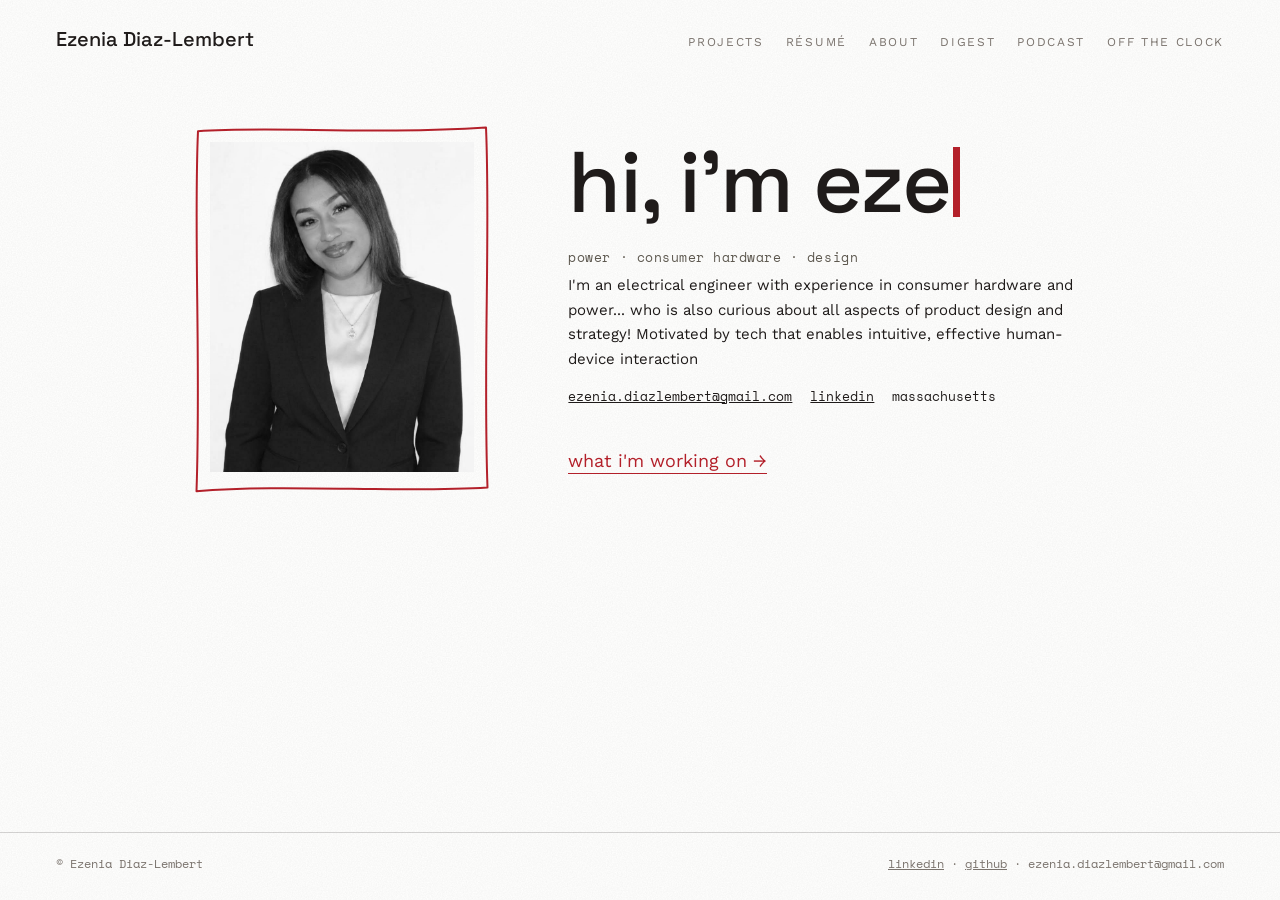
<file: index.html>
<!DOCTYPE html>
<html lang="en">
<head>
<meta charset="utf-8">
<meta name="viewport" content="width=device-width, initial-scale=1, viewport-fit=cover">
<title>Ezenia Diaz-Lembert</title>
<link rel="stylesheet" href="https://fonts.googleapis.com/css2?family=Space+Grotesk:wght@400;500;600&family=Work+Sans:wght@400;500;600&family=Space+Mono&display=swap">
<link rel="stylesheet" href="style.css">
</head>
<body data-page="home" data-base="">
<main id="main"></main>
<script src="content.js"></script>
<script src="site.js"></script>
</body>
</html>
</file>
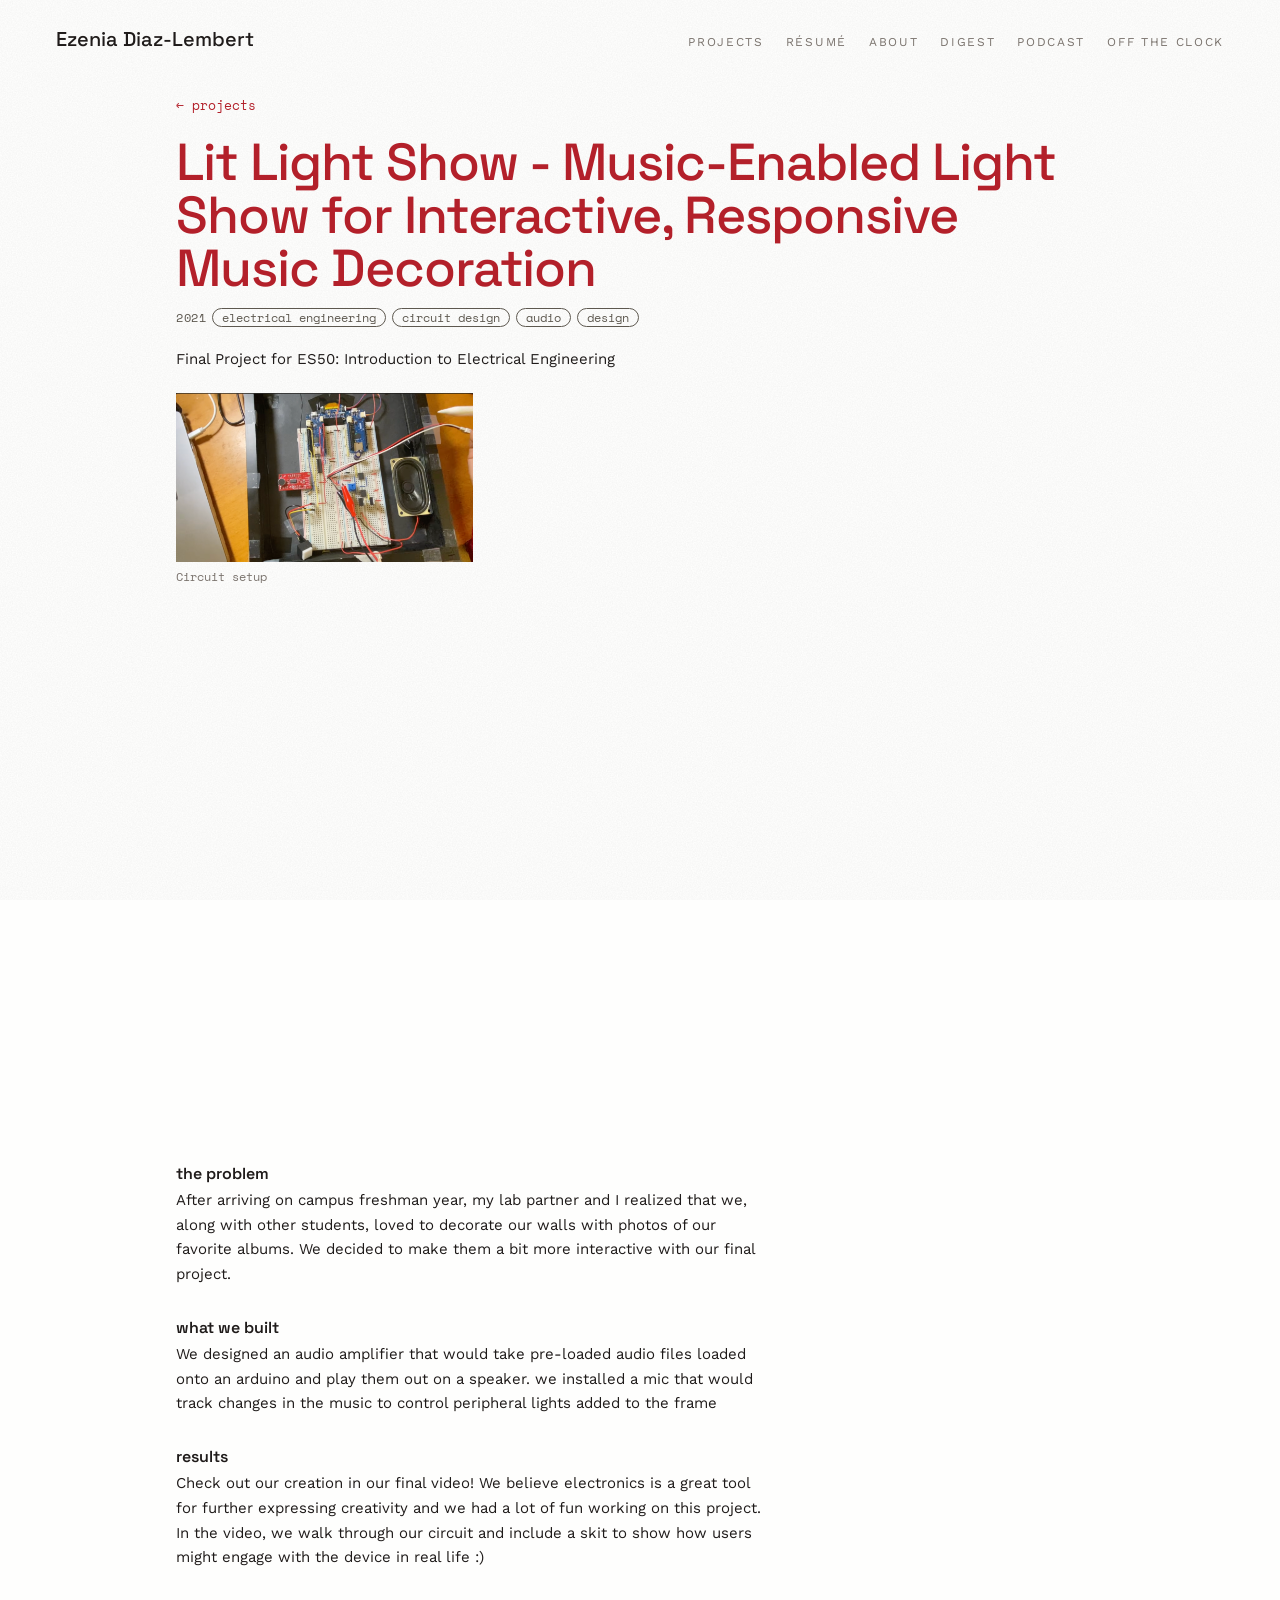
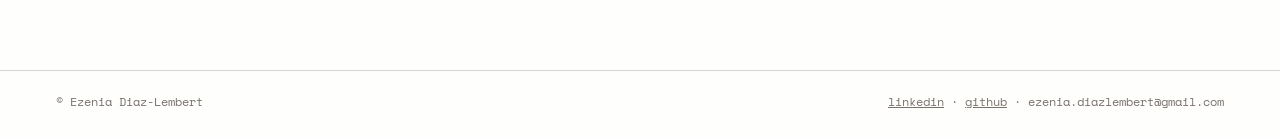
<file: project.html>
<!DOCTYPE html>
<html lang="en">
<head>
<meta charset="utf-8">
<meta name="viewport" content="width=device-width, initial-scale=1, viewport-fit=cover">
<title>Project · Ezenia Diaz-Lembert</title>
<link rel="stylesheet" href="https://fonts.googleapis.com/css2?family=Space+Grotesk:wght@400;500;600&family=Work+Sans:wght@400;500;600&family=Space+Mono&display=swap">
<link rel="stylesheet" href="style.css">
</head>
<body data-page="project" data-base="index.html">
<main id="main"></main>
<script src="content.js"></script>
<script src="site.js"></script>
</body>
</html>
</file>
<file: style.css>
:root{--paper:#fefefd;--ink:#1f1b1a;--mute:#7a736d;--red:#b3202a;--gray:#5d584f;--line:color-mix(in srgb,var(--ink) 18%,transparent);
--hd:"Space Grotesk",system-ui,sans-serif;--bd:"Work Sans",system-ui,sans-serif;--mo:"Space Mono",ui-monospace,monospace;color-scheme:light}
*{box-sizing:border-box}
html{scroll-padding-top:env(safe-area-inset-top,0px)}
body{margin:0;min-height:100vh;background:var(--paper);color:var(--ink);font:15px/1.65 var(--bd);display:flex;flex-direction:column;padding-top:env(safe-area-inset-top,0px);padding-bottom:env(safe-area-inset-bottom,0px)}
body:before{content:"";position:fixed;inset:0;pointer-events:none;opacity:.1;background-image:url("data:image/svg+xml,%3Csvg xmlns='http://www.w3.org/2000/svg' width='300' height='300'%3E%3Cfilter id='n'%3E%3CfeTurbulence type='fractalNoise' baseFrequency='.8' numOctaves='3' stitchTiles='stitch'/%3E%3CfeColorMatrix values='0 0 0 0 .4 0 0 0 0 .4 0 0 0 0 .4 0 0 0 1.4 -.2'/%3E%3C/filter%3E%3Crect width='300' height='300' filter='url(%23n)'/%3E%3C/svg%3E")}
a{color:inherit}
:focus-visible{outline:2px solid var(--red);outline-offset:3px}
header{position:relative;display:flex;flex-wrap:wrap;gap:10px 28px;align-items:baseline;justify-content:space-between;padding:26px clamp(20px,5vw,56px)}
.brand{font:500 20px var(--hd);text-decoration:none}
nav{display:flex;flex-wrap:wrap;gap:6px 22px}
nav a{font-size:12px;letter-spacing:.14em;text-transform:uppercase;text-decoration:none;color:var(--mute);padding-bottom:3px;border-bottom:1.5px solid transparent;transition:color .15s,border-color .15s}
nav a:hover,nav a.on{color:var(--red);border-color:var(--red)}
main{position:relative;flex:1;width:100%;max-width:1040px;margin:0 auto;padding:10px clamp(20px,5vw,56px) 70px}
.pg{display:none}.pg.on{display:block}
h1,h2{font:500 clamp(34px,5vw,52px)/1.02 var(--hd);letter-spacing:-.02em;margin:0 0 34px;color:var(--red)}
h2.s{font-size:28px;margin:54px 0 18px}
h3{font:600 16px var(--hd);margin:0 0 4px}
p{margin:0 0 12px;max-width:62ch}.m{color:var(--mute)}
.lbl{font:500 12px var(--mo);color:var(--gray);letter-spacing:.06em}
.row{display:grid;grid-template-columns:170px 1fr;gap:6px 28px;padding:20px 0;border-top:1px solid var(--line)}
.row:last-child{border-bottom:1px solid var(--line)}
ul.b{margin:6px 0 0;padding-left:18px;color:var(--mute)}
.tag{display:inline-block;font:12px var(--mo);color:var(--gray);border:1px solid var(--gray);border-radius:99px;padding:0 9px;margin:0 6px 4px 0}
.btn{display:inline-block;font:500 13px var(--mo);padding:7px 16px;border:1.5px solid var(--red);color:var(--red);text-decoration:none;background:none;cursor:pointer;margin:0 8px 8px 0;border-radius:2px}
.btn:hover{background:var(--red);color:var(--paper)}
.go{font-size:18px;color:var(--red);text-decoration:none;border-bottom:1.5px solid var(--red);padding-bottom:2px}
.go:hover{color:var(--gray);border-color:var(--gray)}
/* photo frame */
.frame{position:relative;width:min(230px,60vw);aspect-ratio:4/5}
.frame .ph{position:absolute;inset:6%;background:linear-gradient(160deg,#e6e3dc,#cfcbc2);display:grid;place-items:center;text-align:center;font:12px/1.5 var(--mo);color:#5d584f}
.frame img{position:absolute;inset:6%;width:88%;height:88%;object-fit:cover;filter:grayscale(1)}
.frame svg{position:absolute;inset:0;width:100%;height:100%;overflow:visible}
.frame path{fill:none;stroke:var(--red);stroke-width:2;vector-effect:non-scaling-stroke;stroke-linecap:round;stroke-linejoin:round}
/* home */
.pg.home.on{display:flex;align-items:center;justify-content:center;gap:clamp(28px,6vw,84px);padding-top:3vh;flex-wrap:wrap}
.home .frame{width:min(300px,70vw);flex:none}.home .txt{flex:1 1 340px;max-width:520px}
.home h1{font-size:clamp(46px,8vw,86px);margin:0;color:var(--ink)}
.sub{margin:20px 0 6px;font:500 13px var(--mo);color:var(--gray);letter-spacing:.04em}
.contact{display:flex;gap:6px 18px;flex-wrap:wrap;font:13px var(--mo);margin:14px 0 40px}
.cur{display:inline-block;width:.07em;height:.82em;background:var(--red);margin-left:3px;vertical-align:-.06em;animation:bl 1s steps(2) infinite}
@keyframes bl{50%{opacity:0}}
/* project cards + detail */
.cards{display:grid;grid-template-columns:repeat(auto-fill,minmax(270px,1fr));gap:26px}
.card{display:block;text-decoration:none;color:inherit;border:1.5px solid var(--line);padding:14px;border-radius:2px;transition:border-color .15s}
.card:hover{border-color:var(--red)}
.th{aspect-ratio:16/10;background:linear-gradient(160deg,#e6e3dc,#cfcbc2);margin-bottom:12px;overflow:hidden}.th img{width:100%;height:100%;object-fit:cover;display:block}
.more{font:13px var(--mo);color:var(--red)}
.back{font:13px var(--mo);color:var(--red);text-decoration:none}
.pd h1{margin:18px 0 10px}.pd .sec{margin:30px 0}.pd .sec p{max-width:66ch}
.gal{display:grid;grid-template-columns:repeat(auto-fit,minmax(260px,1fr));gap:18px;margin:22px 0}
.gal img,.gal video{width:100%;display:block}.gal .vid{grid-column:1/-1}
.vid{aspect-ratio:16/9}.vid iframe{width:100%;height:100%;border:0}
figure{margin:0}figcaption{font:12px var(--mo);color:var(--mute);margin-top:6px}
.fun{padding:24px 0;border-top:1px solid var(--line)}
/* about + digest */
.about{display:grid;grid-template-columns:230px 1fr;gap:44px;align-items:start}
.spec{display:grid;grid-template-columns:auto 1fr;gap:12px 30px;align-items:start;margin:0}
.spec dt{font:500 13px var(--mo);color:var(--red)}.spec dd{margin:0}
.dg{display:grid;grid-template-columns:repeat(6,1fr);gap:30px 22px;font:13px/1.8 var(--mo)}
.dg h3{font:500 20px var(--mo);color:var(--gray);margin-bottom:8px}
.dg>div:nth-child(1){grid-column:1/4}.dg>div:nth-child(2){grid-column:4/7;margin-top:34px}
.dg>div:nth-child(3){grid-column:1/3}.dg>div:nth-child(4){grid-column:3/5;margin-top:26px}
.dg>div:nth-child(5){grid-column:5/7;text-align:right}.dg>div:nth-child(6){grid-column:2/6;text-align:center}
.dg i{font-style:normal;color:var(--red);margin-right:6px}
/* podcast */
.pod{display:grid;grid-template-columns:1fr minmax(230px,1.2fr) 1fr;gap:16px 26px;align-items:center}
.ep{text-align:left;font:13px/1.4 var(--bd);color:var(--ink);background:none;border:1.5px solid var(--line);border-radius:3px;padding:12px 14px;cursor:pointer;transition:border-color .15s,background .15s}
.ep b{display:block;font:500 12px var(--mo);color:var(--gray);margin-bottom:2px}
.ep:hover{border-color:var(--red)}.ep.p{border-color:var(--red);background:color-mix(in srgb,var(--red) 8%,transparent)}
.radio{grid-column:2;grid-row:1/4;border:2px solid var(--red);border-radius:4px;padding:16px;text-align:center}
.scr{border:1.5px solid var(--gray);padding:14px 10px;min-height:118px;display:flex;flex-direction:column;justify-content:center;background:color-mix(in srgb,var(--gray) 8%,transparent)}
.scr small{font:12px var(--mo);color:var(--gray)}.scr strong{display:block;margin:4px 0 8px;font-weight:500;font-size:16px}
.bars{display:flex;gap:4px;height:22px;align-items:flex-end;justify-content:center}.bars i{width:5px;height:4px;background:var(--red)}
.on-air .bars i{animation:eq .7s ease-in-out infinite alternate}
.bars i:nth-child(2n){animation-delay:.15s}.bars i:nth-child(3n){animation-delay:.3s}
@keyframes eq{to{height:22px}}
.prog{height:3px;background:var(--line);margin:16px 0}.prog i{display:block;height:100%;width:0;background:var(--red)}
.ctl button{width:40px;height:34px;border:1.5px solid var(--red);background:none;color:var(--red);margin:0 3px;border-radius:2px;cursor:pointer}
.ctl button:hover{background:var(--red);color:var(--paper)}
.led{display:block;margin-top:12px;font:12px var(--mo);color:var(--mute)}.on-air .led{color:var(--red)}
footer{position:relative;padding:22px clamp(20px,5vw,56px) 28px;display:flex;flex-wrap:wrap;gap:6px 22px;justify-content:space-between;font:12px var(--mo);color:var(--mute);border-top:1px solid var(--line)}
@media(max-width:720px){
.row,.about{grid-template-columns:1fr}
.home .txt{text-align:center}.home .contact{justify-content:center}.home p{margin-left:auto;margin-right:auto}
.dg>div{grid-column:1/7!important;margin:0!important;text-align:left!important}
.pod{grid-template-columns:1fr 1fr}.radio{grid-column:1/3;grid-row:1}}
@media(prefers-reduced-motion:reduce){*{animation:none!important;transition:none!important}}
.wimg{display:block;width:100%;max-width:420px;margin-top:12px;border:1.5px solid var(--line)}
/* digest images */
.dgi{columns:2;column-gap:8px;max-width:230px;margin:0 0 12px}.dgi img{width:100%;display:block;margin-bottom:8px;break-inside:avoid}
.dg>div:nth-child(5) .dgi{margin-left:auto}.dg>div:nth-child(6) .dgi{margin-left:auto;margin-right:auto}
.dg>div:nth-child(7){grid-column:1/7}.dg>div:nth-child(7) .dgi{columns:4;max-width:none}
@media(max-width:720px){.dg .dgi{margin-left:0!important;margin-right:0!important}.dg>div:nth-child(7) .dgi{columns:2}}
/* podcast header */
.pdh{display:flex;gap:30px;align-items:center;flex-wrap:wrap;margin-bottom:38px}.pdh>div:last-child{flex:1 1 280px}.pdh h2{margin:0 0 10px}
.frame.sq{aspect-ratio:1;width:min(190px,55vw)}.frame.col img{filter:none}
</file>
